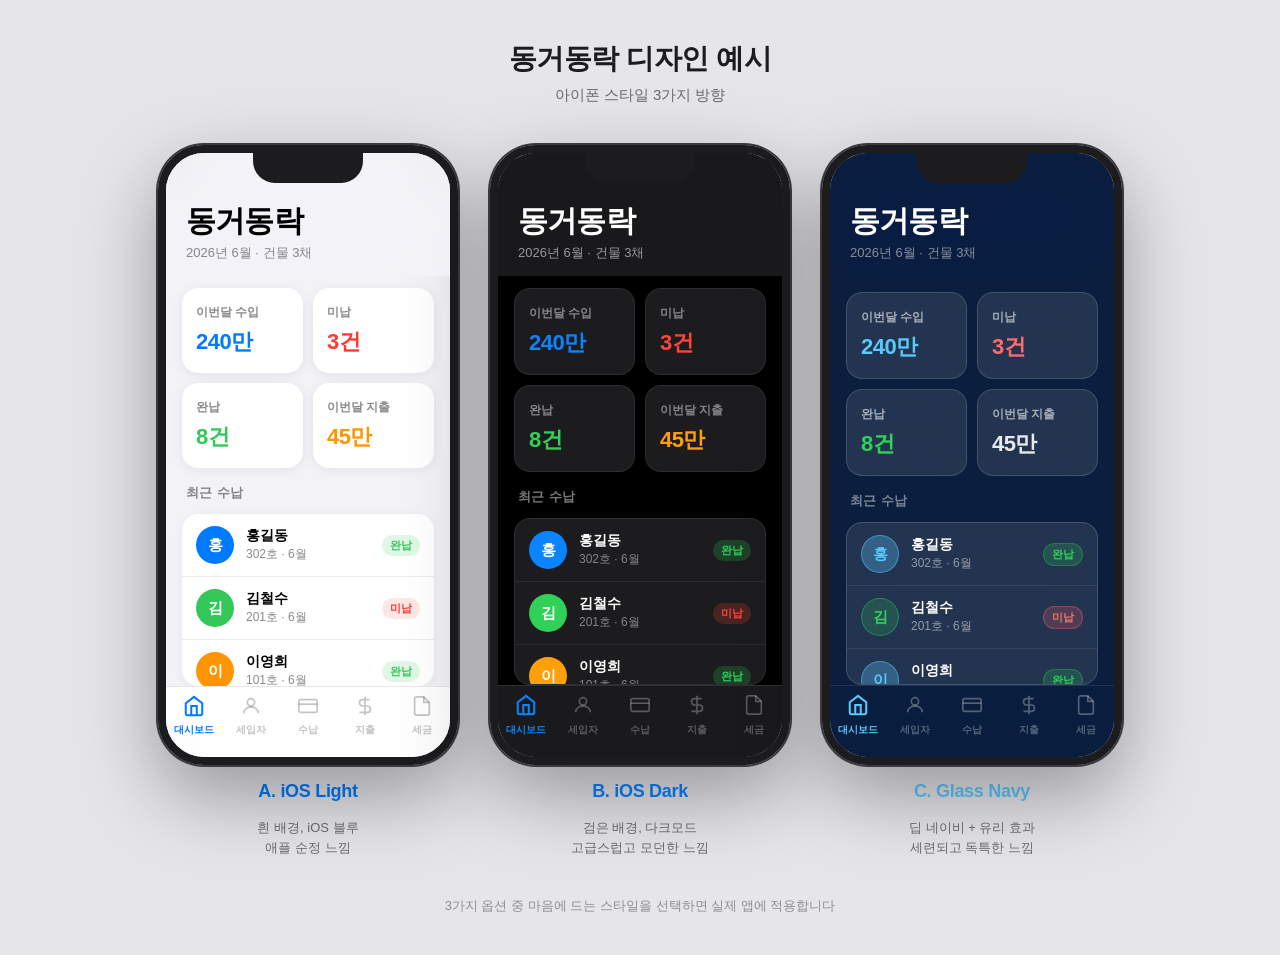
<file: design_preview.html>
<!DOCTYPE html>
<html lang="ko">
<head>
<meta charset="UTF-8">
<meta name="viewport" content="width=device-width, initial-scale=1.0">
<title>디자인 예시</title>
<style>
* { margin:0; padding:0; box-sizing:border-box; }
body {
  font-family: -apple-system, BlinkMacSystemFont, 'Noto Sans KR', sans-serif;
  background: #E5E5EA;
  padding: 40px 20px;
  min-height: 100vh;
}
h1 {
  text-align: center;
  font-size: 28px;
  font-weight: 800;
  color: #1C1C1E;
  margin-bottom: 8px;
  letter-spacing: -0.5px;
}
.page-sub {
  text-align: center;
  font-size: 15px;
  color: #6C6C70;
  margin-bottom: 40px;
}
.options-row {
  display: flex;
  gap: 32px;
  justify-content: center;
  flex-wrap: wrap;
  max-width: 1200px;
  margin: 0 auto;
}
.option-wrapper {
  display: flex;
  flex-direction: column;
  align-items: center;
  gap: 16px;
}
.option-label {
  font-size: 18px;
  font-weight: 800;
  letter-spacing: -0.3px;
}
.option-desc {
  font-size: 13px;
  color: #6C6C70;
  text-align: center;
  max-width: 260px;
  line-height: 1.5;
}
/* Phone frame */
.phone {
  width: 300px;
  height: 620px;
  border-radius: 46px;
  border: 8px solid #1C1C1E;
  overflow: hidden;
  position: relative;
  box-shadow:
    0 0 0 2px #3A3A3C,
    0 30px 80px rgba(0,0,0,0.35),
    inset 0 0 0 1px rgba(255,255,255,0.08);
  display: flex;
  flex-direction: column;
}
.phone::before {
  content: '';
  position: absolute;
  top: 0; left: 50%;
  transform: translateX(-50%);
  width: 110px; height: 30px;
  background: #1C1C1E;
  border-radius: 0 0 22px 22px;
  z-index: 100;
}
.phone-screen {
  flex: 1;
  overflow: hidden;
  display: flex;
  flex-direction: column;
  position: relative;
}

/* ─────────────────────────────────────
   OPTION A: iOS Light (밝은 iOS)
───────────────────────────────────── */
.a-screen { background: #F2F2F7; }
.a-header {
  background: rgba(242,242,247,0.85);
  backdrop-filter: saturate(180%) blur(20px);
  -webkit-backdrop-filter: saturate(180%) blur(20px);
  padding: 48px 20px 14px;
  position: relative;
  z-index: 10;
}
.a-header-title { font-size: 30px; font-weight: 800; color: #000; letter-spacing: -0.8px; }
.a-header-sub { font-size: 13px; color: rgba(60,60,67,0.6); font-weight: 500; margin-top: 2px; }
.a-scroll { flex: 1; overflow: hidden; padding: 12px 16px 0; display: flex; flex-direction: column; gap: 16px; }

.a-kpi-row { display: grid; grid-template-columns: 1fr 1fr; gap: 10px; }
.a-kpi {
  background: white;
  border-radius: 16px;
  padding: 16px 14px;
  box-shadow: 0 2px 12px rgba(0,0,0,0.07);
}
.a-kpi-label { font-size: 12px; color: rgba(60,60,67,0.6); font-weight: 600; margin-bottom: 6px; }
.a-kpi-value { font-size: 22px; font-weight: 800; letter-spacing: -0.5px; }
.a-kpi.blue .a-kpi-value { color: #007AFF; }
.a-kpi.green .a-kpi-value { color: #34C759; }
.a-kpi.red .a-kpi-value { color: #FF3B30; }
.a-kpi.orange .a-kpi-value { color: #FF9500; }

.a-section-title {
  font-size: 13px;
  font-weight: 700;
  color: rgba(60,60,67,0.6);
  text-transform: uppercase;
  letter-spacing: 0.3px;
  margin-bottom: -4px;
  padding-left: 4px;
}
.a-group {
  background: white;
  border-radius: 16px;
  overflow: hidden;
  box-shadow: 0 2px 10px rgba(0,0,0,0.06);
}
.a-row {
  display: flex; align-items: center; gap: 12px;
  padding: 12px 14px;
  border-bottom: 1px solid rgba(60,60,67,0.1);
}
.a-row:last-child { border-bottom: none; }
.a-avatar {
  width: 38px; height: 38px; border-radius: 50%;
  background: #007AFF;
  display: flex; align-items: center; justify-content: center;
  font-size: 15px; font-weight: 800; color: white; flex-shrink: 0;
}
.a-avatar.green { background: #34C759; }
.a-avatar.orange { background: #FF9500; }
.a-row-content { flex: 1; min-width: 0; }
.a-row-name { font-size: 14px; font-weight: 700; color: #000; }
.a-row-sub { font-size: 12px; color: rgba(60,60,67,0.6); margin-top: 1px; }
.a-badge {
  font-size: 11px; font-weight: 700; padding: 3px 8px;
  border-radius: 20px; flex-shrink: 0;
}
.a-badge.paid { background: rgba(52,199,89,0.15); color: #34C759; }
.a-badge.unpaid { background: rgba(255,59,48,0.12); color: #FF3B30; }

.a-tabbar {
  background: rgba(255,255,255,0.92);
  backdrop-filter: saturate(180%) blur(20px);
  border-top: 1px solid rgba(60,60,67,0.12);
  display: flex;
  padding: 8px 0 20px;
}
.a-tab {
  flex: 1; display: flex; flex-direction: column; align-items: center; gap: 3px;
}
.a-tab-icon { font-size: 20px; line-height: 1; color: rgba(60,60,67,0.3); }
.a-tab-icon svg { width: 22px; height: 22px; stroke: rgba(60,60,67,0.3); fill: none; stroke-width: 1.8; }
.a-tab.active .a-tab-icon svg { stroke: #007AFF; stroke-width: 2.2; }
.a-tab-label { font-size: 10px; font-weight: 600; color: rgba(60,60,67,0.3); }
.a-tab.active .a-tab-label { color: #007AFF; font-weight: 700; }


/* ─────────────────────────────────────
   OPTION B: iOS Dark Mode (어두운)
───────────────────────────────────── */
.b-screen { background: #000; }
.b-header {
  background: rgba(28,28,30,0.9);
  backdrop-filter: saturate(180%) blur(20px);
  padding: 48px 20px 14px;
  position: relative; z-index: 10;
}
.b-header-title { font-size: 30px; font-weight: 800; color: #FFF; letter-spacing: -0.8px; }
.b-header-sub { font-size: 13px; color: rgba(235,235,245,0.6); font-weight: 500; margin-top: 2px; }
.b-scroll { flex: 1; overflow: hidden; padding: 12px 16px 0; display: flex; flex-direction: column; gap: 16px; }

.b-kpi-row { display: grid; grid-template-columns: 1fr 1fr; gap: 10px; }
.b-kpi {
  background: #1C1C1E;
  border-radius: 16px;
  padding: 16px 14px;
  border: 1px solid rgba(255,255,255,0.08);
}
.b-kpi-label { font-size: 12px; color: rgba(235,235,245,0.5); font-weight: 600; margin-bottom: 6px; }
.b-kpi-value { font-size: 22px; font-weight: 800; letter-spacing: -0.5px; }
.b-kpi.blue .b-kpi-value { color: #0A84FF; }
.b-kpi.green .b-kpi-value { color: #30D158; }
.b-kpi.red .b-kpi-value { color: #FF453A; }
.b-kpi.orange .b-kpi-value { color: #FF9F0A; }

.b-section-title {
  font-size: 13px; font-weight: 700;
  color: rgba(235,235,245,0.5);
  text-transform: uppercase; letter-spacing: 0.3px;
  margin-bottom: -4px; padding-left: 4px;
}
.b-group {
  background: #1C1C1E;
  border-radius: 16px; overflow: hidden;
  border: 1px solid rgba(255,255,255,0.08);
}
.b-row {
  display: flex; align-items: center; gap: 12px;
  padding: 12px 14px;
  border-bottom: 1px solid rgba(255,255,255,0.07);
}
.b-row:last-child { border-bottom: none; }
.b-avatar {
  width: 38px; height: 38px; border-radius: 50%;
  background: #0A84FF;
  display: flex; align-items: center; justify-content: center;
  font-size: 15px; font-weight: 800; color: white; flex-shrink: 0;
}
.b-avatar.green { background: #30D158; }
.b-avatar.orange { background: #FF9F0A; }
.b-row-name { font-size: 14px; font-weight: 700; color: #FFF; }
.b-row-sub { font-size: 12px; color: rgba(235,235,245,0.5); margin-top: 1px; }
.b-badge { font-size: 11px; font-weight: 700; padding: 3px 8px; border-radius: 20px; flex-shrink: 0; }
.b-badge.paid { background: rgba(48,209,88,0.2); color: #30D158; }
.b-badge.unpaid { background: rgba(255,69,58,0.2); color: #FF453A; }

.b-tabbar {
  background: rgba(28,28,30,0.95);
  backdrop-filter: saturate(180%) blur(20px);
  border-top: 1px solid rgba(255,255,255,0.1);
  display: flex;
  padding: 8px 0 20px;
}
.b-tab { flex: 1; display: flex; flex-direction: column; align-items: center; gap: 3px; }
.b-tab-icon svg { width: 22px; height: 22px; stroke: rgba(235,235,245,0.3); fill: none; stroke-width: 1.8; }
.b-tab.active .b-tab-icon svg { stroke: #0A84FF; stroke-width: 2.2; }
.b-tab-label { font-size: 10px; font-weight: 600; color: rgba(235,235,245,0.3); }
.b-tab.active .b-tab-label { color: #0A84FF; font-weight: 700; }


/* ─────────────────────────────────────
   OPTION C: Tinted Glass (유리빛 네이비)
───────────────────────────────────── */
.c-screen { background: #0B1E3E; }
.c-header {
  background: rgba(11,30,62,0.85);
  backdrop-filter: saturate(200%) blur(30px);
  padding: 48px 20px 16px;
  position: relative; z-index: 10;
}
.c-header-title { font-size: 30px; font-weight: 800; color: #FFF; letter-spacing: -0.8px; }
.c-header-sub { font-size: 13px; color: rgba(255,255,255,0.5); font-weight: 500; margin-top: 2px; }
.c-scroll { flex: 1; overflow: hidden; padding: 14px 16px 0; display: flex; flex-direction: column; gap: 16px; }

.c-kpi-row { display: grid; grid-template-columns: 1fr 1fr; gap: 10px; }
.c-kpi {
  background: rgba(255,255,255,0.1);
  backdrop-filter: blur(20px);
  border-radius: 16px;
  padding: 16px 14px;
  border: 1px solid rgba(255,255,255,0.15);
}
.c-kpi-label { font-size: 12px; color: rgba(255,255,255,0.6); font-weight: 600; margin-bottom: 6px; }
.c-kpi-value { font-size: 22px; font-weight: 800; letter-spacing: -0.5px; color: white; }
.c-kpi.accent .c-kpi-value { color: #5AC8FA; }
.c-kpi.green .c-kpi-value { color: #30D158; }
.c-kpi.red .c-kpi-value { color: #FF6B6B; }

.c-section-title {
  font-size: 13px; font-weight: 700;
  color: rgba(255,255,255,0.45);
  text-transform: uppercase; letter-spacing: 0.3px;
  margin-bottom: -4px; padding-left: 4px;
}
.c-group {
  background: rgba(255,255,255,0.1);
  backdrop-filter: blur(20px);
  border-radius: 16px; overflow: hidden;
  border: 1px solid rgba(255,255,255,0.15);
}
.c-row {
  display: flex; align-items: center; gap: 12px;
  padding: 12px 14px;
  border-bottom: 1px solid rgba(255,255,255,0.08);
}
.c-row:last-child { border-bottom: none; }
.c-avatar {
  width: 38px; height: 38px; border-radius: 50%;
  background: rgba(90,200,250,0.3);
  border: 1.5px solid rgba(90,200,250,0.5);
  display: flex; align-items: center; justify-content: center;
  font-size: 15px; font-weight: 800; color: #5AC8FA; flex-shrink: 0;
}
.c-avatar.green { background: rgba(48,209,88,0.2); border-color: rgba(48,209,88,0.4); color: #30D158; }
.c-row-name { font-size: 14px; font-weight: 700; color: #FFF; }
.c-row-sub { font-size: 12px; color: rgba(255,255,255,0.5); margin-top: 1px; }
.c-badge { font-size: 11px; font-weight: 700; padding: 3px 8px; border-radius: 20px; flex-shrink: 0; }
.c-badge.paid { background: rgba(48,209,88,0.2); color: #30D158; border: 1px solid rgba(48,209,88,0.3); }
.c-badge.unpaid { background: rgba(255,107,107,0.2); color: #FF6B6B; border: 1px solid rgba(255,107,107,0.3); }

.c-tabbar {
  background: rgba(11,30,62,0.9);
  backdrop-filter: saturate(180%) blur(30px);
  border-top: 1px solid rgba(255,255,255,0.1);
  display: flex;
  padding: 8px 0 20px;
}
.c-tab { flex: 1; display: flex; flex-direction: column; align-items: center; gap: 3px; }
.c-tab-icon svg { width: 22px; height: 22px; stroke: rgba(255,255,255,0.3); fill: none; stroke-width: 1.8; }
.c-tab.active .c-tab-icon svg { stroke: #5AC8FA; stroke-width: 2.2; }
.c-tab-label { font-size: 10px; font-weight: 600; color: rgba(255,255,255,0.3); }
.c-tab.active .c-tab-label { color: #5AC8FA; font-weight: 700; }
</style>
</head>
<body>
<h1>동거동락 디자인 예시</h1>
<p class="page-sub">아이폰 스타일 3가지 방향</p>

<div class="options-row">

  <!-- ── OPTION A: iOS Light ── -->
  <div class="option-wrapper">
    <div class="phone">
      <div class="phone-screen a-screen">
        <div class="a-header">
          <div class="a-header-title">동거동락</div>
          <div class="a-header-sub">2026년 6월 · 건물 3채</div>
        </div>
        <div class="a-scroll">
          <div class="a-kpi-row">
            <div class="a-kpi blue">
              <div class="a-kpi-label">이번달 수입</div>
              <div class="a-kpi-value">240만</div>
            </div>
            <div class="a-kpi red">
              <div class="a-kpi-label">미납</div>
              <div class="a-kpi-value">3건</div>
            </div>
            <div class="a-kpi green">
              <div class="a-kpi-label">완납</div>
              <div class="a-kpi-value">8건</div>
            </div>
            <div class="a-kpi orange">
              <div class="a-kpi-label">이번달 지출</div>
              <div class="a-kpi-value">45만</div>
            </div>
          </div>
          <div class="a-section-title">최근 수납</div>
          <div class="a-group">
            <div class="a-row">
              <div class="a-avatar">홍</div>
              <div class="a-row-content">
                <div class="a-row-name">홍길동</div>
                <div class="a-row-sub">302호 · 6월</div>
              </div>
              <span class="a-badge paid">완납</span>
            </div>
            <div class="a-row">
              <div class="a-avatar green">김</div>
              <div class="a-row-content">
                <div class="a-row-name">김철수</div>
                <div class="a-row-sub">201호 · 6월</div>
              </div>
              <span class="a-badge unpaid">미납</span>
            </div>
            <div class="a-row">
              <div class="a-avatar orange">이</div>
              <div class="a-row-content">
                <div class="a-row-name">이영희</div>
                <div class="a-row-sub">101호 · 6월</div>
              </div>
              <span class="a-badge paid">완납</span>
            </div>
          </div>
        </div>
        <div class="a-tabbar">
          <div class="a-tab active">
            <div class="a-tab-icon">
              <svg viewBox="0 0 24 24"><path d="M3 9l9-7 9 7v11a2 2 0 01-2 2H5a2 2 0 01-2-2z"/><polyline points="9 22 9 12 15 12 15 22"/></svg>
            </div>
            <span class="a-tab-label">대시보드</span>
          </div>
          <div class="a-tab">
            <div class="a-tab-icon">
              <svg viewBox="0 0 24 24"><circle cx="12" cy="8" r="4"/><path d="M4 20c0-4 3.6-7 8-7s8 3 8 7"/></svg>
            </div>
            <span class="a-tab-label">세입자</span>
          </div>
          <div class="a-tab">
            <div class="a-tab-icon">
              <svg viewBox="0 0 24 24"><rect x="2" y="5" width="20" height="14" rx="2"/><path d="M2 10h20"/></svg>
            </div>
            <span class="a-tab-label">수납</span>
          </div>
          <div class="a-tab">
            <div class="a-tab-icon">
              <svg viewBox="0 0 24 24"><path d="M12 2v20M17 5H9.5a3.5 3.5 0 000 7h5a3.5 3.5 0 010 7H6"/></svg>
            </div>
            <span class="a-tab-label">지출</span>
          </div>
          <div class="a-tab">
            <div class="a-tab-icon">
              <svg viewBox="0 0 24 24"><path d="M14 2H6a2 2 0 00-2 2v16a2 2 0 002 2h12a2 2 0 002-2V8z"/><polyline points="14 2 14 8 20 8"/></svg>
            </div>
            <span class="a-tab-label">세금</span>
          </div>
        </div>
      </div>
    </div>
    <span class="option-label" style="color:#007AFF">A. iOS Light</span>
    <span class="option-desc">흰 배경, iOS 블루<br>애플 순정 느낌</span>
  </div>

  <!-- ── OPTION B: iOS Dark ── -->
  <div class="option-wrapper">
    <div class="phone">
      <div class="phone-screen b-screen">
        <div class="b-header">
          <div class="b-header-title">동거동락</div>
          <div class="b-header-sub">2026년 6월 · 건물 3채</div>
        </div>
        <div class="b-scroll">
          <div class="b-kpi-row">
            <div class="b-kpi blue">
              <div class="b-kpi-label">이번달 수입</div>
              <div class="b-kpi-value">240만</div>
            </div>
            <div class="b-kpi red">
              <div class="b-kpi-label">미납</div>
              <div class="b-kpi-value">3건</div>
            </div>
            <div class="b-kpi green">
              <div class="b-kpi-label">완납</div>
              <div class="b-kpi-value">8건</div>
            </div>
            <div class="b-kpi orange">
              <div class="b-kpi-label">이번달 지출</div>
              <div class="b-kpi-value">45만</div>
            </div>
          </div>
          <div class="b-section-title">최근 수납</div>
          <div class="b-group">
            <div class="b-row">
              <div class="b-avatar">홍</div>
              <div style="flex:1">
                <div class="b-row-name">홍길동</div>
                <div class="b-row-sub">302호 · 6월</div>
              </div>
              <span class="b-badge paid">완납</span>
            </div>
            <div class="b-row">
              <div class="b-avatar green">김</div>
              <div style="flex:1">
                <div class="b-row-name">김철수</div>
                <div class="b-row-sub">201호 · 6월</div>
              </div>
              <span class="b-badge unpaid">미납</span>
            </div>
            <div class="b-row">
              <div class="b-avatar orange">이</div>
              <div style="flex:1">
                <div class="b-row-name">이영희</div>
                <div class="b-row-sub">101호 · 6월</div>
              </div>
              <span class="b-badge paid">완납</span>
            </div>
          </div>
        </div>
        <div class="b-tabbar">
          <div class="b-tab active">
            <div class="b-tab-icon"><svg viewBox="0 0 24 24"><path d="M3 9l9-7 9 7v11a2 2 0 01-2 2H5a2 2 0 01-2-2z"/><polyline points="9 22 9 12 15 12 15 22"/></svg></div>
            <span class="b-tab-label">대시보드</span>
          </div>
          <div class="b-tab">
            <div class="b-tab-icon"><svg viewBox="0 0 24 24"><circle cx="12" cy="8" r="4"/><path d="M4 20c0-4 3.6-7 8-7s8 3 8 7"/></svg></div>
            <span class="b-tab-label">세입자</span>
          </div>
          <div class="b-tab">
            <div class="b-tab-icon"><svg viewBox="0 0 24 24"><rect x="2" y="5" width="20" height="14" rx="2"/><path d="M2 10h20"/></svg></div>
            <span class="b-tab-label">수납</span>
          </div>
          <div class="b-tab">
            <div class="b-tab-icon"><svg viewBox="0 0 24 24"><path d="M12 2v20M17 5H9.5a3.5 3.5 0 000 7h5a3.5 3.5 0 010 7H6"/></svg></div>
            <span class="b-tab-label">지출</span>
          </div>
          <div class="b-tab">
            <div class="b-tab-icon"><svg viewBox="0 0 24 24"><path d="M14 2H6a2 2 0 00-2 2v16a2 2 0 002 2h12a2 2 0 002-2V8z"/><polyline points="14 2 14 8 20 8"/></svg></div>
            <span class="b-tab-label">세금</span>
          </div>
        </div>
      </div>
    </div>
    <span class="option-label" style="color:#0A84FF">B. iOS Dark</span>
    <span class="option-desc">검은 배경, 다크모드<br>고급스럽고 모던한 느낌</span>
  </div>

  <!-- ── OPTION C: Tinted Glass ── -->
  <div class="option-wrapper">
    <div class="phone">
      <div class="phone-screen c-screen">
        <div class="c-header">
          <div class="c-header-title">동거동락</div>
          <div class="c-header-sub">2026년 6월 · 건물 3채</div>
        </div>
        <div class="c-scroll">
          <div class="c-kpi-row">
            <div class="c-kpi accent">
              <div class="c-kpi-label">이번달 수입</div>
              <div class="c-kpi-value">240만</div>
            </div>
            <div class="c-kpi red">
              <div class="c-kpi-label">미납</div>
              <div class="c-kpi-value" style="color:#FF6B6B">3건</div>
            </div>
            <div class="c-kpi green">
              <div class="c-kpi-label">완납</div>
              <div class="c-kpi-value">8건</div>
            </div>
            <div class="c-kpi">
              <div class="c-kpi-label">이번달 지출</div>
              <div class="c-kpi-value" style="color:rgba(255,255,255,0.9)">45만</div>
            </div>
          </div>
          <div class="c-section-title">최근 수납</div>
          <div class="c-group">
            <div class="c-row">
              <div class="c-avatar">홍</div>
              <div style="flex:1">
                <div class="c-row-name">홍길동</div>
                <div class="c-row-sub">302호 · 6월</div>
              </div>
              <span class="c-badge paid">완납</span>
            </div>
            <div class="c-row">
              <div class="c-avatar green">김</div>
              <div style="flex:1">
                <div class="c-row-name">김철수</div>
                <div class="c-row-sub">201호 · 6월</div>
              </div>
              <span class="c-badge unpaid">미납</span>
            </div>
            <div class="c-row">
              <div class="c-avatar">이</div>
              <div style="flex:1">
                <div class="c-row-name">이영희</div>
                <div class="c-row-sub">101호 · 6월</div>
              </div>
              <span class="c-badge paid">완납</span>
            </div>
          </div>
        </div>
        <div class="c-tabbar">
          <div class="c-tab active">
            <div class="c-tab-icon"><svg viewBox="0 0 24 24"><path d="M3 9l9-7 9 7v11a2 2 0 01-2 2H5a2 2 0 01-2-2z"/><polyline points="9 22 9 12 15 12 15 22"/></svg></div>
            <span class="c-tab-label">대시보드</span>
          </div>
          <div class="c-tab">
            <div class="c-tab-icon"><svg viewBox="0 0 24 24"><circle cx="12" cy="8" r="4"/><path d="M4 20c0-4 3.6-7 8-7s8 3 8 7"/></svg></div>
            <span class="c-tab-label">세입자</span>
          </div>
          <div class="c-tab">
            <div class="c-tab-icon"><svg viewBox="0 0 24 24"><rect x="2" y="5" width="20" height="14" rx="2"/><path d="M2 10h20"/></svg></div>
            <span class="c-tab-label">수납</span>
          </div>
          <div class="c-tab">
            <div class="c-tab-icon"><svg viewBox="0 0 24 24"><path d="M12 2v20M17 5H9.5a3.5 3.5 0 000 7h5a3.5 3.5 0 010 7H6"/></svg></div>
            <span class="c-tab-label">지출</span>
          </div>
          <div class="c-tab">
            <div class="c-tab-icon"><svg viewBox="0 0 24 24"><path d="M14 2H6a2 2 0 00-2 2v16a2 2 0 002 2h12a2 2 0 002-2V8z"/><polyline points="14 2 14 8 20 8"/></svg></div>
            <span class="c-tab-label">세금</span>
          </div>
        </div>
      </div>
    </div>
    <span class="option-label" style="color:#5AC8FA">C. Glass Navy</span>
    <span class="option-desc">딥 네이비 + 유리 효과<br>세련되고 독특한 느낌</span>
  </div>

</div>

<p style="text-align:center;margin-top:40px;font-size:13px;color:#8E8E93;">
  3가지 옵션 중 마음에 드는 스타일을 선택하면 실제 앱에 적용합니다
</p>
</body>
</html>
</file>
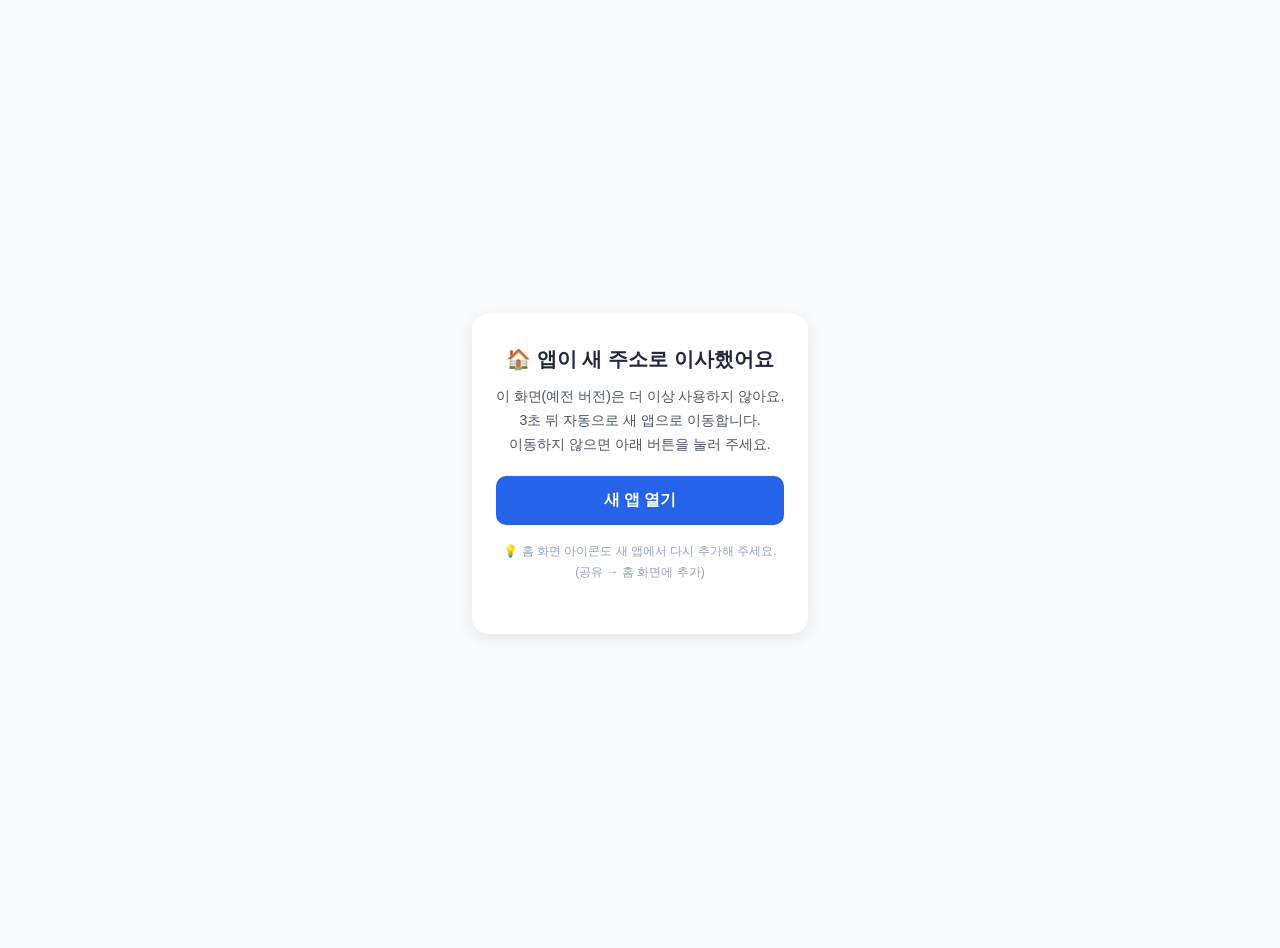
<file: rent_app.html>
<!DOCTYPE html>
<html lang="ko">
<head>
<meta charset="UTF-8">
<meta name="viewport" content="width=device-width, initial-scale=1.0">
<title>동거동락 임대관리앱 — 새 주소로 이동</title>
<meta http-equiv="refresh" content="3;url=https://elchesm.github.io/rental-app/">
<style>
  body { font-family: -apple-system, "Malgun Gothic", sans-serif; background:#F8FAFC; color:#1E293B;
         display:flex; align-items:center; justify-content:center; min-height:100vh; margin:0; padding:24px; }
  .card { background:#fff; border-radius:16px; padding:32px 24px; max-width:360px; text-align:center;
          box-shadow:0 4px 16px rgba(0,0,0,0.08); }
  h1 { font-size:20px; margin:0 0 12px; }
  p { font-size:14px; line-height:1.7; color:#475569; margin:0 0 20px; }
  a.btn { display:block; background:#2563EB; color:#fff; text-decoration:none; font-weight:700;
          padding:14px; border-radius:10px; font-size:16px; }
  .hint { font-size:12px; color:#94A3B8; margin-top:16px; }
</style>
</head>
<body>
  <div class="card">
    <h1>🏠 앱이 새 주소로 이사했어요</h1>
    <p>이 화면(예전 버전)은 더 이상 사용하지 않아요.<br>
       3초 뒤 자동으로 새 앱으로 이동합니다.<br>
       이동하지 않으면 아래 버튼을 눌러 주세요.</p>
    <a class="btn" href="https://elchesm.github.io/rental-app/">새 앱 열기</a>
    <p class="hint">💡 홈 화면 아이콘도 새 앱에서 다시 추가해 주세요.<br>(공유 → 홈 화면에 추가)</p>
  </div>
  <script>
    setTimeout(function(){ location.replace('https://elchesm.github.io/rental-app/'); }, 3000);
  </script>
</body>
</html>
</file>
